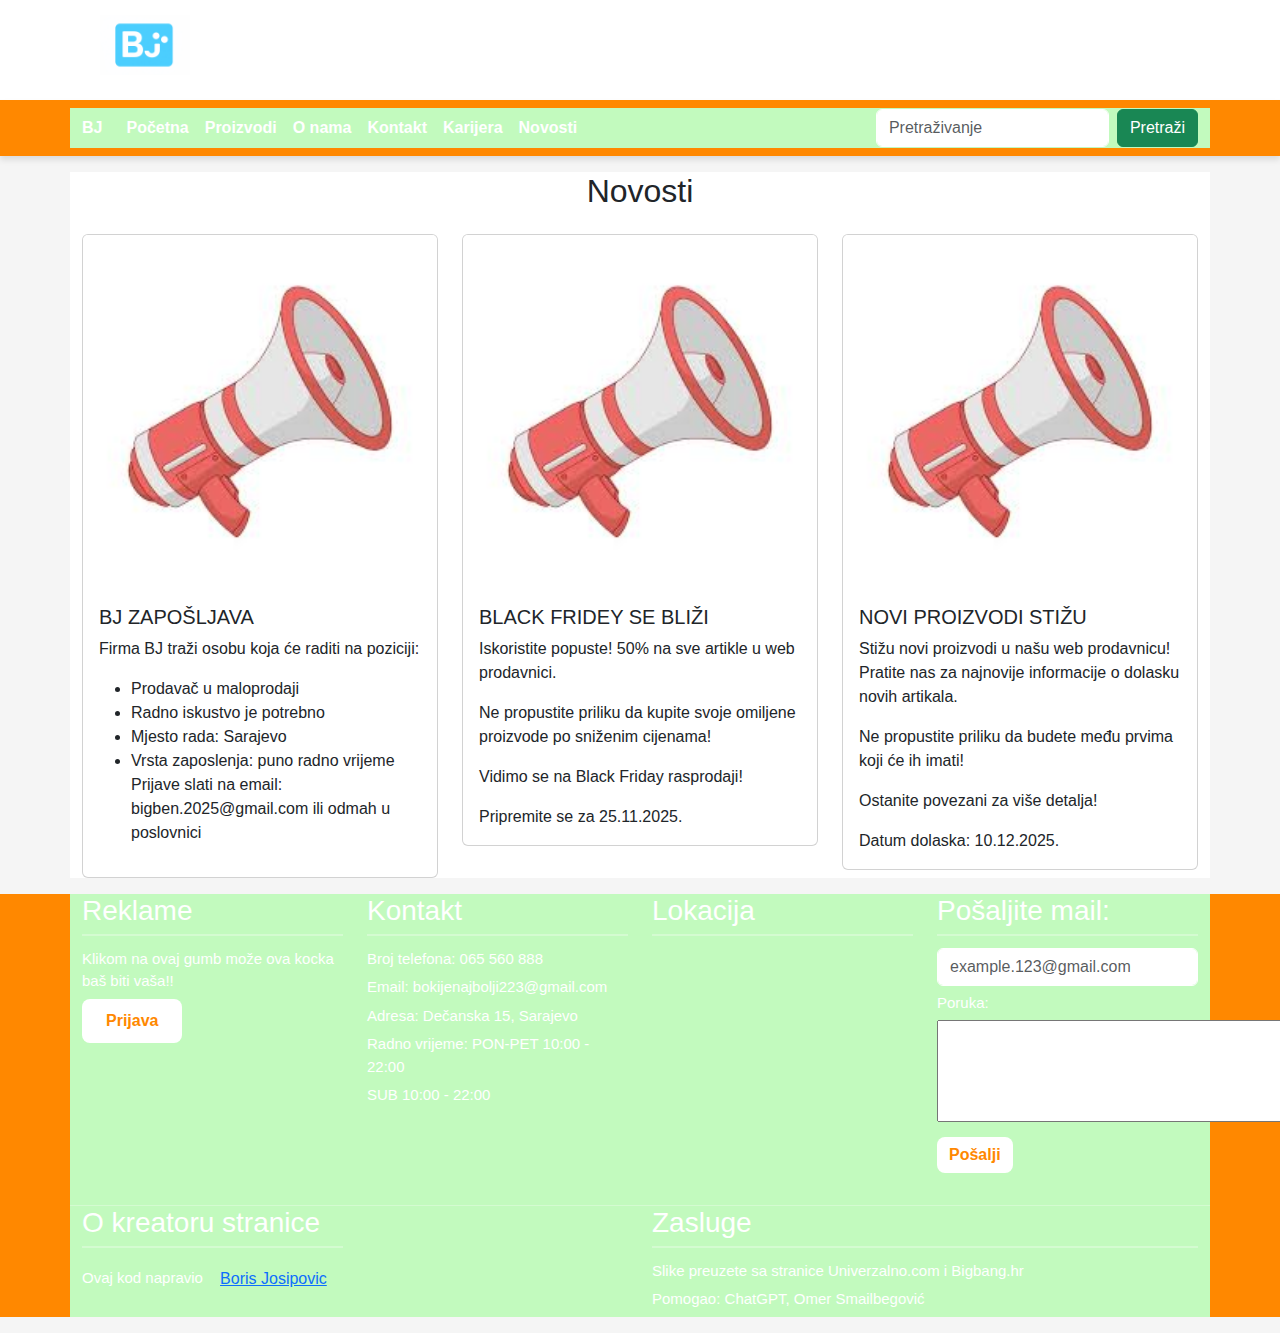
<file: novosti.html>
<!DOCTYPE html>
<html lang="hr">

<head>
    <meta charset="UTF-8">
    <meta name="viewport" content="width=device-width, initial-scale=1.0">
    <title>Boris Josipovic</title>

    <!-- Bootstrap 5 -->
    <link href="https://cdn.jsdelivr.net/npm/bootstrap@5.3.3/dist/css/bootstrap.min.css" rel="stylesheet">
    <script src="https://cdn.jsdelivr.net/npm/bootstrap@5.3.3/dist/js/bootstrap.bundle.min.js"></script>

    <!-- Tvoj CSS -->
    <link rel="stylesheet" href="style.css">
</head>

<body>
    <div class="content">
        <!-- HEADER -->
        <div class="header-container">
            <header>
                <img src="logoheader.png" alt="">
            </header>
        </div>

        <!-- NAVBAR -->
        <nav class="navbar navbar-expand-lg navbar-light w-100" style=" background-color: #c2fabe;">
            <div class="container" style="background-color: #c2fabe;">
                <a class="navbar-brand" href="index.html">BJ</a>
                <button class="navbar-toggler" type="button" data-bs-toggle="collapse"
                    data-bs-target="#navbarSupportedContent" aria-controls="navbarSupportedContent"
                    aria-expanded="false" aria-label="Toggle navigation">
                    <span class="navbar-toggler-icon"></span>
                </button>

                <div class="collapse navbar-collapse" id="navbarSupportedContent">
                    <ul class="navbar-nav me-auto">
                        <li class="nav-item active"><a class="nav-link" href="index.html">Početna</a></li>
                        <li class="nav-item"><a class="nav-link" href="#" id="link-proizvodi">Proizvodi</a></li>
                        <li class="nav-item active"><a class="nav-link" href="#" id="link-o-nama">O nama</a></li>
                        <li class="nav-item active"><a class="nav-link" href="#" id="link-karijera">Kontakt</a></li>
                        <a class="nav-link" href="o_meni.html" id="link-karijera">Karijera</a>
                        <a class="nav-link" href="novosti.html" id="link-karijera">Novosti</a>
                    </ul>
                    <form class="d-flex no-border" role="search">
                        <input class="form-control me-2" type="search" placeholder="Pretraživanje" aria-label="Search">
                        <button class="btn btn-success" type="submit">Pretraži</button>
                    </form>

                </div>
            </div>
        </nav>

        <!-- MAIN CONTENT -->
        <div class="container mt-3 mb-3" style="background-color: white;">
            <div class="row">
                <div class="col-sm-12 text-center">
                    <h2>Novosti</h2>
                </div>
            </div>
            <div class="row mt-3">
                <div class="col-sm-4">
                    <div class="card">
                        <img src="[data-uri]"
                            class="card-img-top" alt="Novost 1">
                        <div class="card-body">
                            <h5 class="card-title">BJ ZAPOŠLJAVA</h5>
                            <p class="card-text">Firma BJ traži osobu koja će raditi na poziciji: </p>
                     <ul>
                                <li>Prodavač u maloprodaji</li>
                                <li>Radno iskustvo je potrebno</li>
                                <li>Mjesto rada: Sarajevo</li>
                                <li>Vrsta zaposlenja: puno radno vrijeme</li>

                            <p class="card-text">Prijave slati na email: bigben.2025@gmail.com ili odmah u poslovnici</p>

                        </div>
                    </div>
                </div>
                <div class="col-sm-4">
                    <div class="card">
                        <img src="[data-uri]"
                            class="card-img-top" alt="Novost 1">
                        <div class="card-body">
                            <h5 class="card-title">BLACK FRIDEY SE BLIŽI</h5>
                            <p class="card-text">Iskoristite popuste! 50% na sve artikle u web prodavnici. </p>
                            <p class="card-text">Ne propustite priliku da kupite svoje omiljene proizvode po sniženim
                                cijenama!</p>

                            <p class="card-text">Vidimo se na Black Friday rasprodaji!</p>
                            <p class="card-text">Pripremite se za 25.11.2025.</p>

                        </div>
                    </div>
                </div>
                <div class="col-sm-4">
                    <div class="card">
                        <img src="[data-uri]"
                            class="card-img-top" alt="Novost 1">
                        <div class="card-body">
                            <h5 class="card-title">NOVI PROIZVODI STIŽU</h5>
                            <p class="card-text">Stižu novi proizvodi u našu web prodavnicu! Pratite nas za najnovije
                                informacije o dolasku novih artikala.</p>
                            <p class="card-text">Ne propustite priliku da budete među prvima koji će ih imati!</p>
                            <p class="card-text">Ostanite povezani za više detalja!</p>
                            <p class="card-text">Datum dolaska: 10.12.2025.</p>
                           
                                                      

                        </div>
                    </div>
                </div>
            </div>

        </div>

        <!-- FOOTER -->
        <div class="footer mt-3">
            <div class="container mt-3 mb-3" id="o_nama" style="background-color: #c2fabe;">
                <div class="row">
                    <div class="col-sm-3">
                        <h3>Reklame</h3>
                        <p>Klikom na ovaj gumb može ova kocka baš biti vaša!!</p>
                        <button type="button" class="btn btn-success">Prijava</button>
                    </div>
                    <div class="col-sm-3">
                        <h3>Kontakt</h3>
                        <p>Broj telefona: 065 560 888</p>
                        <p>Email: bokijenajbolji223@gmail.com</p>
                        <p>Adresa: Dečanska 15, Sarajevo</p>
                        <p>Radno vrijeme: PON-PET 10:00 - 22:00</p>
                        <p>SUB 10:00 - 22:00</p>
                    </div>
                    <div class="col-sm-3">
                        <h3>Lokacija</h3>
                        <iframe
                            src="https://www.google.com/maps/embed?pb=!1m18!1m12!1m3!1d9474.047860752364!2d18.354050118249237!3d43.81616568196758!2m3!1f0!2f0!3f0!3m2!1i1024!2i768!4f13.1!3m3!1m2!1s0x4758c952060bd1b5%3A0x43de98f58d63e66f!2sEdukativni%20centar%20Big%20Ben!5e1!3m2!1shr!2sba!4v1760120072102!5m2!1shr!2sba"
                            width="250" height="250" style="border:0;" allowfullscreen="" loading="lazy"
                            referrerpolicy="no-referrer-when-downgrade"></iframe>
                    </div>
                    <div class="col-sm-3">
                        <h3>Pošaljite mail:</h3>
                        <input class="form-control me-2" type="Email" placeholder="example.123@gmail.com"
                            aria-label="Email">
                        <p>Poruka:</p>
                        <textarea id="textmessage" name="textmessages" rows="4" cols="36" placeholder=""></textarea>
                        <button type="button" class="btn btn-primary mt-2">Pošalji</button>
                    </div>
                </div>

                <div class="row">
                    <div class="col-sm-3">
                        <h3>O kreatoru stranice</h3>
                        <p>Ovaj kod napravio <a href="o_meni.html" class="btn btn-link">Boris Josipovic</a></p>



                    </div>
                    <div class="col-sm-3">

                    </div>
                    <div class="col-sm-6">
                        <h3>Zasluge</h3>
                        <p>Slike preuzete sa stranice Univerzalno.com i Bigbang.hr</p>
                        <p>Pomogao: ChatGPT, Omer Smailbegović</p>


                    </div>

                </div>
            </div>
        </div>
    </div>
    </div>
</body>
<script src="script.js"></script>


</html>
</file>
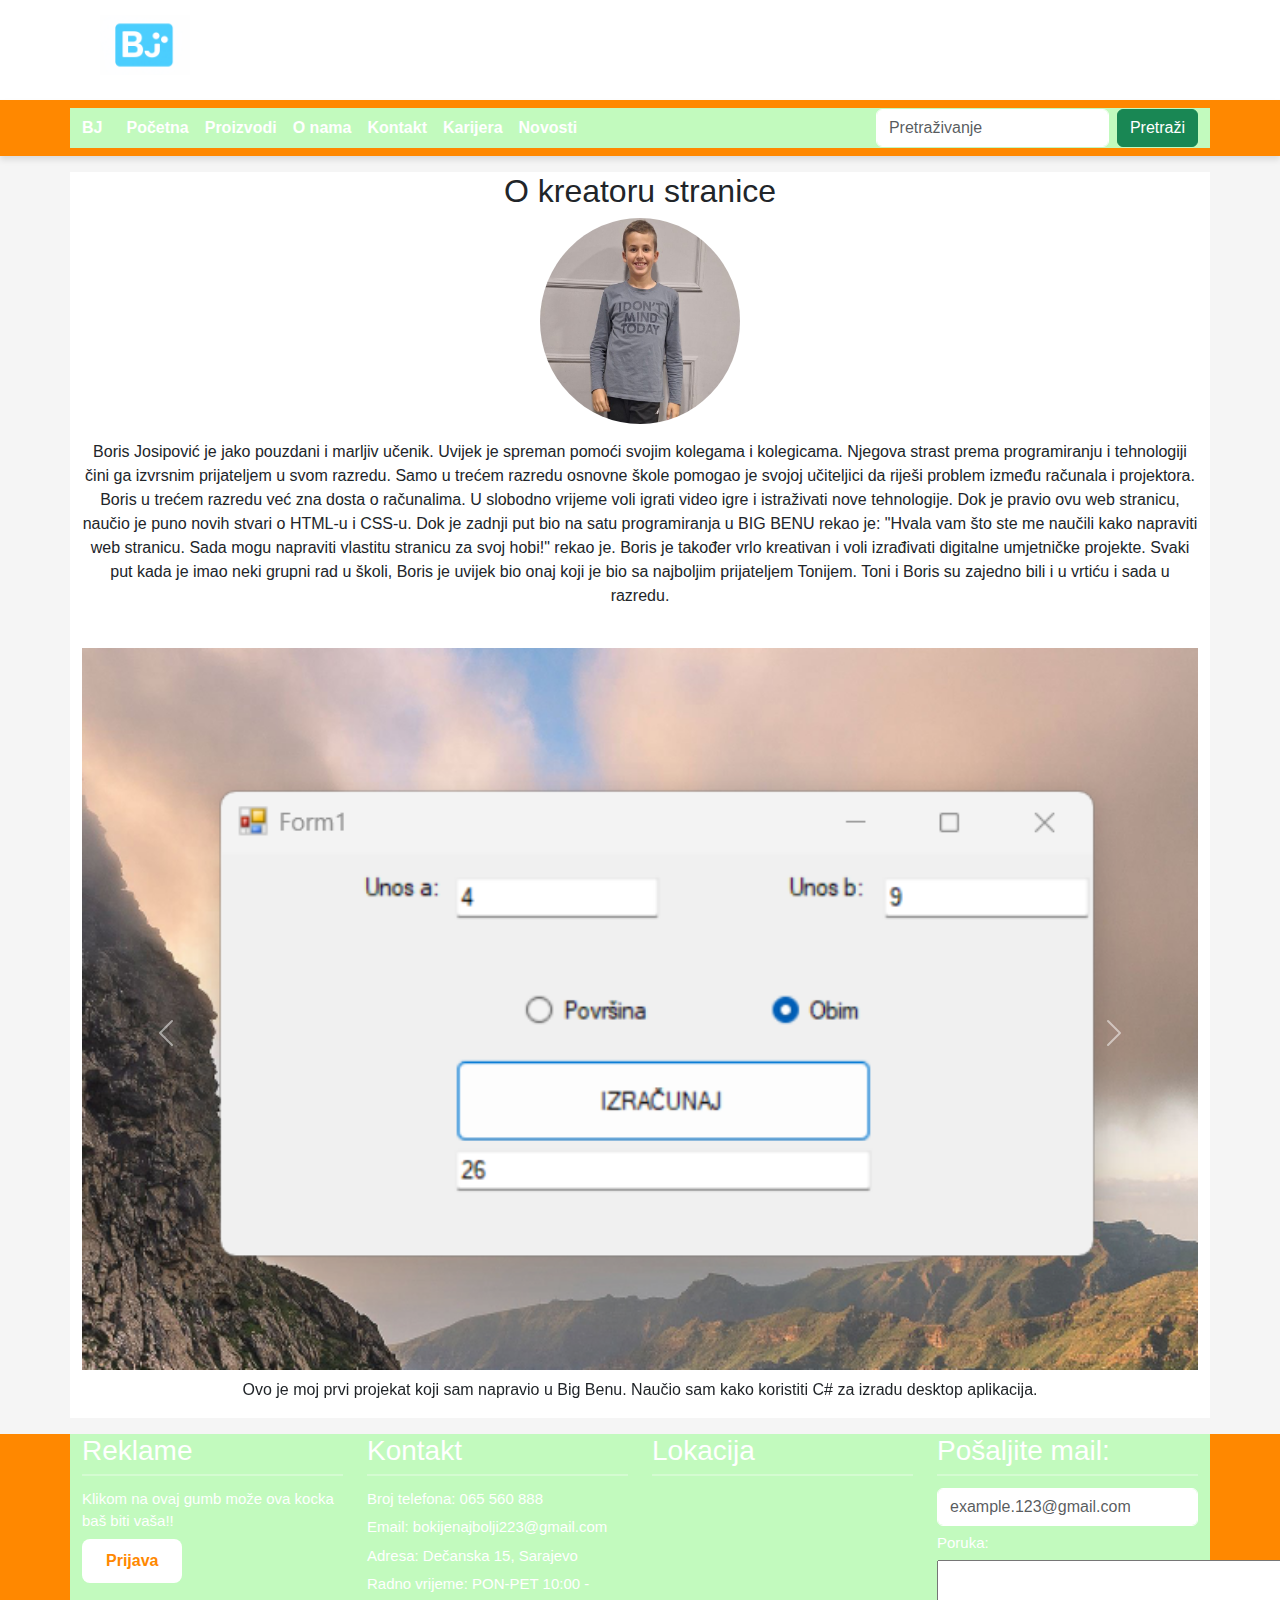
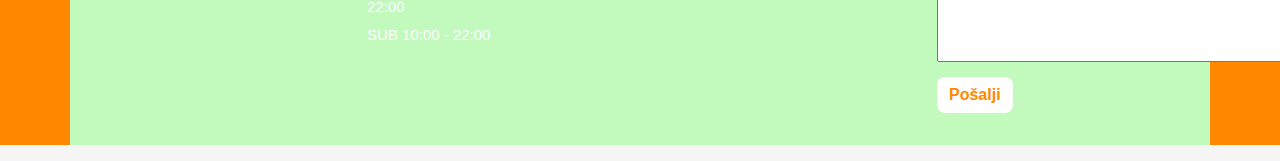
<file: o_meni.html>
<!DOCTYPE html>
<html lang="hr">

<head>
    <meta charset="UTF-8">
    <meta name="viewport" content="width=device-width, initial-scale=1.0">
    <title>O MENI</title>

    <!-- Bootstrap 5 -->
    <link href="https://cdn.jsdelivr.net/npm/bootstrap@5.3.3/dist/css/bootstrap.min.css" rel="stylesheet">
    <script src="https://cdn.jsdelivr.net/npm/bootstrap@5.3.3/dist/js/bootstrap.bundle.min.js"></script>

    <!-- Tvoj CSS -->
    <link rel="stylesheet" href="style.css">
</head>

<body>
    <div class="content">
        <!-- HEADER -->
        <div class="header-container">
            <header>
                <img src="logoheader.png" alt="">
            </header>
        </div>

        <!-- NAVBAR -->
        <nav class="navbar navbar-expand-lg navbar-light w-100" style=" background-color: #c2fabe;">
            <div class="container" style="background-color: #c2fabe;">
                <a class="navbar-brand" href="index.html">BJ</a>
                <button class="navbar-toggler" type="button" data-bs-toggle="collapse"
                    data-bs-target="#navbarSupportedContent" aria-controls="navbarSupportedContent"
                    aria-expanded="false" aria-label="Toggle navigation">
                    <span class="navbar-toggler-icon"></span>
                </button>

                <div class="collapse navbar-collapse" id="navbarSupportedContent">
                    <ul class="navbar-nav me-auto">
                        <li class="nav-item active"><a class="nav-link" href="index.html">Početna</a></li>
                        <li class="nav-item"><a class="nav-link" href="#" id="link-proizvodi">Proizvodi</a></li>
                        <li class="nav-item active"><a class="nav-link" href="#" id="link-o-nama">O nama</a></li>
                        <li class="nav-item active"><a class="nav-link" href="#">Kontakt</a></li>
                        <li class="nav-item active"><a class="nav-link" href="#" id="link-karijera">Karijera</a></li>
                        <li class="nav-item active"><a class="nav-link" href="novosti.html" id="novosti">Novosti</a></li>
                    </ul>
                    <form class="d-flex no-border" role="search">
                        <input class="form-control me-2" type="search" placeholder="Pretraživanje" aria-label="Search">
                        <button class="btn btn-success" type="submit">Pretraži</button>
                    </form>

                </div>
            </div>
        </nav>


        <!-- MAIN CONTENT -->
        <div class=" container mt-3 mb-3" style="background-color: white;">
            <div class="row">
                <div class="col-sm-12 text-center">
                    <h2>O kreatoru stranice</h2>
                    <img src="borisj.jpg" alt="Boris Josipovic" class="img-fluid rounded-circle mb-3"
                        style="max-width: 200px;">
                    <p>Boris Josipović je jako pouzdani i marljiv učenik. Uvijek je spreman pomoći svojim kolegama i
                        kolegicama. Njegova strast prema programiranju i tehnologiji čini ga izvrsnim prijateljem u svom
                        razredu. Samo u trećem razredu osnovne škole pomogao je svojoj učiteljici da riješi problem
                        između računala i projektora. Boris u trećem razredu već zna dosta o računalima. U slobodno
                        vrijeme voli igrati video igre i istraživati nove tehnologije. Dok je pravio ovu web stranicu,
                        naučio je puno novih stvari o HTML-u i CSS-u. Dok je zadnji put bio na satu programiranja u BIG
                        BENU rekao je: "Hvala vam što ste me naučili kako napraviti web stranicu. Sada mogu napraviti
                        vlastitu stranicu za svoj hobi!" rekao je. Boris je također vrlo kreativan i voli izrađivati
                        digitalne umjetničke projekte. Svaki put kada je imao neki grupni rad u školi, Boris je uvijek
                        bio onaj koji je bio sa najboljim prijateljem Tonijem. Toni i Boris su zajedno bili i u vrtiću i
                        sada u razredu.</p>
                </div>
            </div>

            <div class="row mt-4">
                <div class="col-sm-12 text-center">
                    <div id="carouselExample" class="carousel slide">
                        <div class="carousel-inner">
                            <div class="carousel-item active">
                                <img src="projekat1.png" class="d-block w-100" alt="Projekt 1">
                                <p class="mt-2">Ovo je moj prvi projekat koji sam napravio u Big Benu. Naučio sam kako
                                    koristiti C# za izradu desktop aplikacija.</p>


                            </div>
                            <div class="carousel-item">
                                <img src="projekat2.png" class="d-block w-100" alt="Projekt 2">
                                <p class="mt-2">Ovo je moj drugi projekat. Ovaj put sam dodao malo koda kako bi
                                    aplikacija bila interaktivnija.</p>
                            </div>
                            <div class="carousel-item">
                                <img src="projekat3.png" class="d-block w-100" alt="Projekt 3">
                                <p class="mt-2">Ovo je moj treći projekat. Naučio sam kako koristiti kod za brži
                                    razvoj responzivnih aplikacije i računanje dva broja.</p>
                            </div>
                        </div>
                        <button class="carousel-control-prev" type="button" data-bs-target="#carouselExample"
                            data-bs-slide="prev">
                            <span class="carousel-control-prev-icon"></span>
                        </button>
                        <button class="carousel-control-next" type="button" data-bs-target="#carouselExample"
                            data-bs-slide="next">
                            <span class="carousel-control-next-icon"></span>
                        </button>
                    </div>

                </div>



                <!-- Scroll to Top Button -->
                <button id="scrollTopBtn" class="btn btn-warning">↑</button>


            </div>
        </div>




        <!-- FOOTER -->
        <div class="footer mt-3">
            <div class="container mt-3 mb-3" id="o_nama" style="background-color: #c2fabe;">
                <div class="row" id="karijera">
                    <div class="col-sm-3">
                        <h3>Reklame</h3>
                        <p>Klikom na ovaj gumb može ova kocka baš biti vaša!!</p>
                        <button type="button" class="btn btn-success">Prijava</button>
                    </div>
                    <div class="col-sm-3">
                        <h3>Kontakt</h3>
                        <p>Broj telefona: 065 560 888</p>
                        <p>Email: bokijenajbolji223@gmail.com</p>
                        <p>Adresa: Dečanska 15, Sarajevo</p>
                        <p>Radno vrijeme: PON-PET 10:00 - 22:00</p>
                        <p>SUB 10:00 - 22:00</p>
                    </div>
                    <div class="col-sm-3">
                        <h3>Lokacija</h3>
                        <iframe
                            src="https://www.google.com/maps/embed?pb=!1m18!1m12!1m3!1d9474.047860752364!2d18.354050118249237!3d43.81616568196758!2m3!1f0!2f0!3f0!3m2!1i1024!2i768!4f13.1!3m3!1m2!1s0x4758c952060bd1b5%3A0x43de98f58d63e66f!2sEdukativni%20centar%20Big%20Ben!5e1!3m2!1shr!2sba!4v1760120072102!5m2!1shr!2sba"
                            width="250" height="250" style="border:0;" allowfullscreen="" loading="lazy"
                            referrerpolicy="no-referrer-when-downgrade"></iframe>
                    </div>
                    <div class="col-sm-3">
                        <h3>Pošaljite mail:</h3>
                        <input class="form-control me-2" type="Email" placeholder="example.123@gmail.com"
                            aria-label="Email">
                        <p>Poruka:</p>
                        <textarea id="textmessage" name="textmessages" rows="4" cols="36" placeholder=""></textarea>
                        <button type="button" class="btn btn-primary mt-2">Pošalji</button>
                    </div>
                </div>



            </div>
        </div>


        <!-- JS -->
        <script src="script.js"></script>
</body>

</html>
</file>
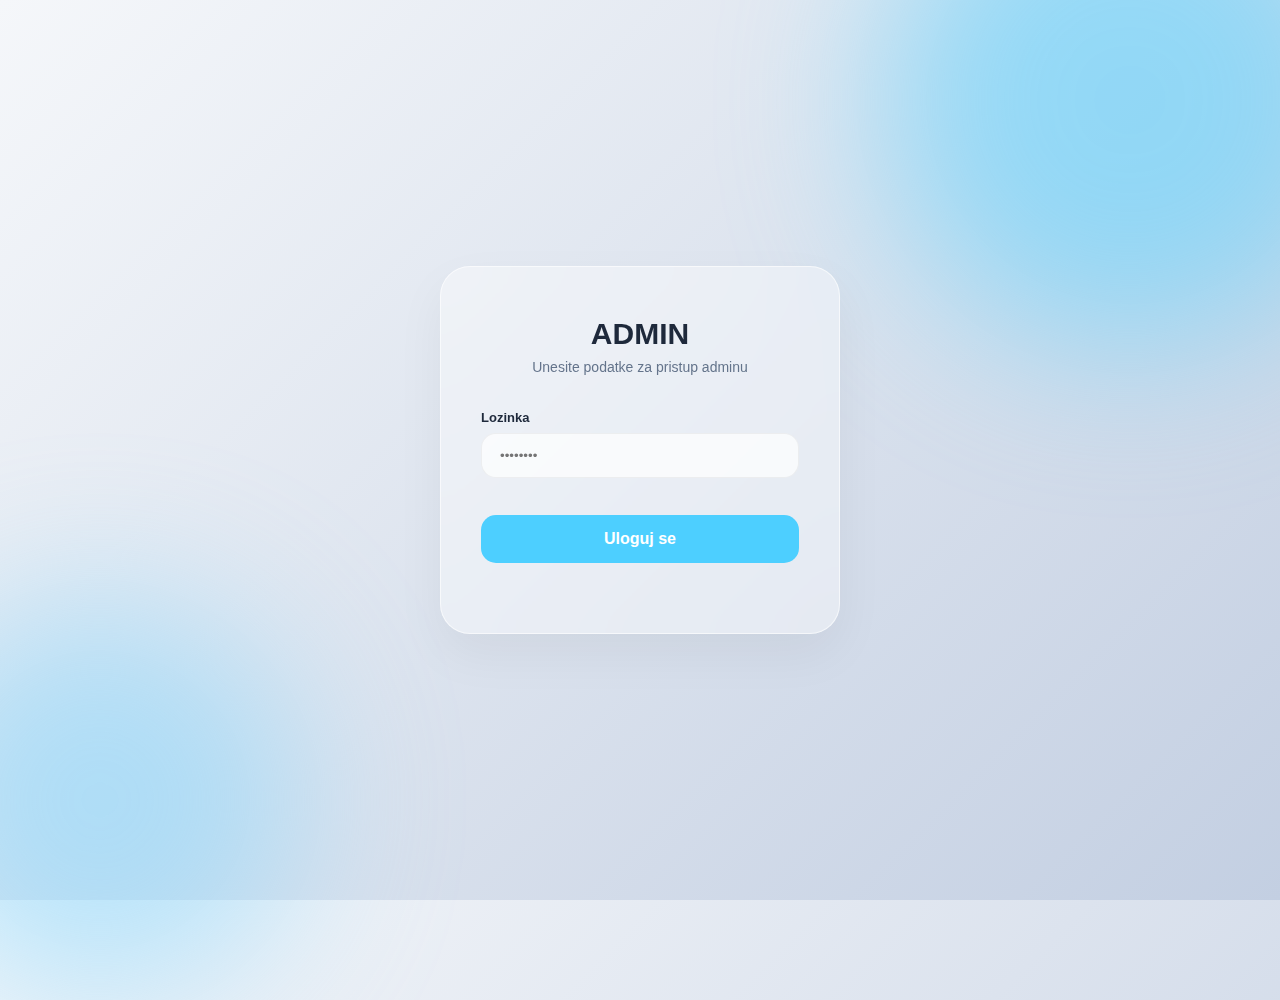
<file: html/admin_login.html>
<!DOCTYPE html>
<html lang="sr">

<head>
    <meta charset="UTF-8">
    <meta name="viewport" content="width=device-width, initial-scale=1.0">
    <title>Glassmorphism Login</title>
    <link rel="stylesheet" href="../login.css">
</head>

<body>
    <div class="shape shape-1"></div>
    <div class="shape shape-2"></div>

    <div class="login-card">
        <h2>ADMIN</h2>
        <p class="subtitle">Unesite podatke za pristup adminu</p>

        <form id="authForm">
    

            <div class="input-group">
                <label for="password-admin">Lozinka</label>
                <input type="password" id="password-admin" placeholder="••••••••" required>
            </div>

            <button type="button" id="loginActionAdmin" class="btn login-btn">Uloguj se</button>
            <p id="status-msg"></p>
        </form>
    </div>
    <script src="../admin-password.js"></script>
</body>

</html>
</file>
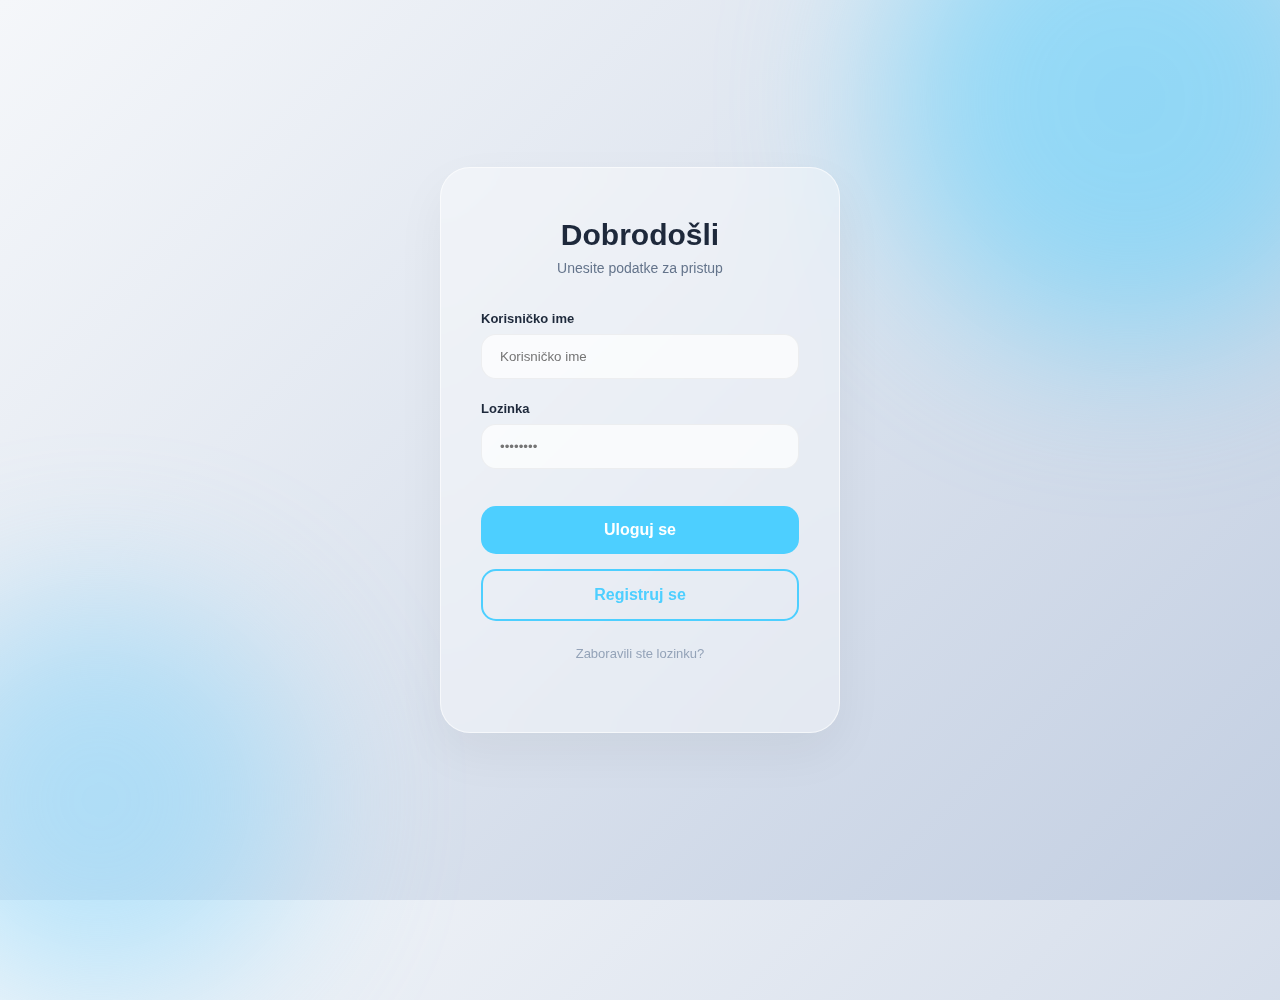
<file: html/login.html>
<!DOCTYPE html>
<html lang="sr">

<head>
    <meta charset="UTF-8">
    <meta name="viewport" content="width=device-width, initial-scale=1.0">
    <title>Glassmorphism Login</title>
    <link rel="stylesheet" href="../login.css">
</head>

<body>
    <div class="shape shape-1"></div>
    <div class="shape shape-2"></div>

    <div class="login-card">
        <h2>Dobrodošli</h2>
        <p class="subtitle">Unesite podatke za pristup</p>

        <form id="authForm">
            <div class="input-group">
                <label for="username">Korisničko ime</label>
                <input type="text" id="username" placeholder="Korisničko ime" required>
            </div>

            <div class="input-group">
                <label for="password">Lozinka</label>
                <input type="password" id="password" placeholder="••••••••" required>
            </div>

            <button type="button" id="loginAction" class="btn login-btn">Uloguj se</button>
            <a href="register.html" class="btn register-btn" style="text-decoration: none; display: block;">
                Registruj se
            </a>
            <a href="register.html" class="forgot-link">Zaboravili ste lozinku?</a>
            <p id="status-msg"></p>
        </form>
    </div>
    <script src="../login.js"></script>
</body>

</html>
</file>
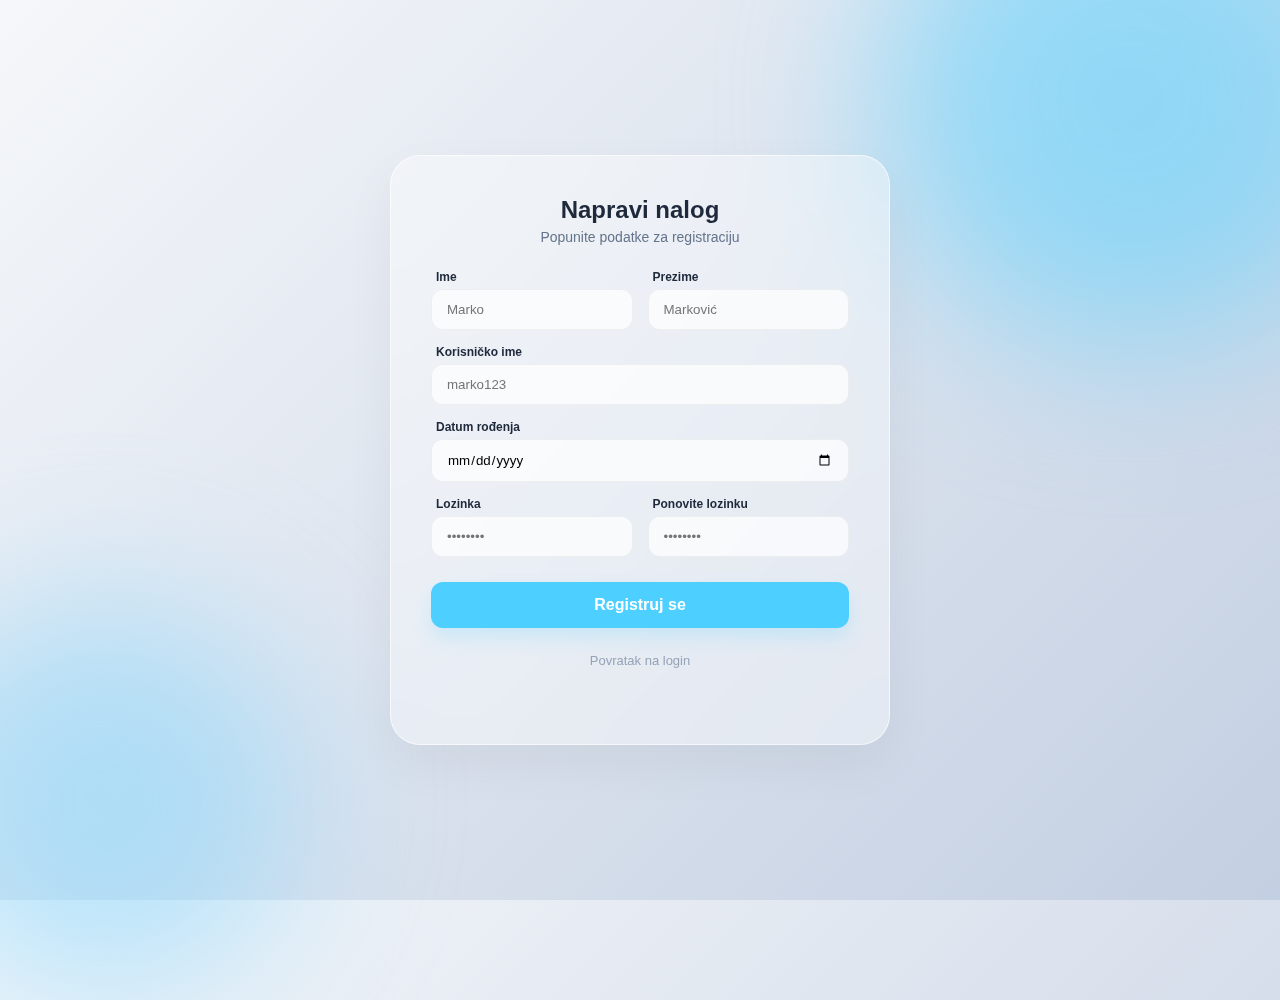
<file: html/register.html>
<!DOCTYPE html>
<html lang="sr">

<head>
    <meta charset="UTF-8">
    <meta name="viewport" content="width=device-width, initial-scale=1.0">
    <title>Registracija | Glass Design</title>
    <link rel="stylesheet" href="../register.css">
</head>

<body>
    <div class="shape shape-1"></div>
    <div class="shape shape-2"></div>

    <div class="login-card register-card">
        <h2>Napravi nalog</h2>
        <p class="subtitle">Popunite podatke za registraciju</p>

        <form id="registerForm">
            <div class="input-row">
                <div class="input-group">
                    <label>Ime</label>
                    <input type="text" id="firstName" placeholder="Marko" required>
                </div>
                <div class="input-group">
                    <label>Prezime</label>
                    <input type="text" id="lastName" placeholder="Marković" required>
                </div>
            </div>

            <div class="input-group">
                <label>Korisničko ime</label>
                <input type="text" id="username" placeholder="marko123" required>
            </div>

            <div class="input-group">
                <label>Datum rođenja</label>
                <input type="date" id="birthDate" required>
            </div>

            <div class="input-row">
                <div class="input-group">
                    <label>Lozinka</label>
                    <input type="password" id="password" placeholder="••••••••" required>
                </div>
                <div class="input-group">
                    <label>Ponovite lozinku</label>
                    <input type="password" id="confirmPassword" placeholder="••••••••" required>
                </div>
            </div>

            <button type="button" id="registerBtn" class="btn login-btn">Registruj se</button>
            <a href="login.html" class="forgot-link">Povratak na login</a>

            <p id="status-msg"></p>
        </form>
    </div>

    <script src="../register.js"></script>
</body>

</html>
</file>
<file: style.css>
/* =============================== */
/* OSNOVNI STILOVI STRANICE */
/* =============================== */

html,
body {
    height: 100%;
    margin: 0;
    padding: 0;
}

body {
    display: flex;
    flex-direction: column;
    min-height: 100vh;
    font-family: "Poppins", sans-serif;
    background-color: #fff;
}

.content {
    flex: 1;
    /* Gura footer na dno */
}

/* =============================== */
/* HEADER */
/* =============================== */
#clock {
    font-size: 14px;
    color: white;
}

.header-container {
    border: 0px solid black;
    padding: 0;
    background-color: white;
    position: relative;
    height: 100px;
    /* Dovoljno da stane logo */
}

.header-container header {
    position: relative;
    width: 100%;
    height: 100%;
}

.header-container img {
    width: 90% !important;
    height: auto !important;
    position: absolute;
    left: 300px;
    z-index: 10;
    margin: 0;
    padding: 0;
}

/* =============================== */
/* NAVBAR */
/* =============================== */

.navbar {
    background-color: #ff8800 !important;
    box-shadow: 0 4px 6px rgba(0, 0, 0, 0.1);
    min-height: 70px;
    /* Povećava visinu navbar-a */
}

.navbar .navbar-brand,
.navbar .nav-link {
    color: white !important;
    font-weight: 600;
    font-size: 18px;
    /* Povećava veličinu teksta */
}

.navbar .nav-link:hover {
    color: black !important;
}

.navbar .btn-outline-success {
    color: #fff;
    border-color: #fff;
    font-size: 16px;
    /* Veće dugme */
    padding: 8px 20px;
    /* Proporcionalno */
}

.navbar .btn-outline-success:hover {
    background-color: #fff;
    color: #ff8800;
}

/* =============================== */
/* FOOTER */
/* =============================== */

.footer {
    background-color: #ff8800;
    color: #fff;
    border-top: 0px solid #000;
    margin-top: auto;
}

.footer h3 {
    color: #fff;
    border-bottom: 2px solid rgba(255, 255, 255, 0.3);
    padding-bottom: 6px;
    margin-bottom: 12px;
}

.footer p {
    margin: 6px 0;
    font-size: 15px;
}

.footer .row {
    border-bottom: 1px solid rgba(255, 255, 255, 0.3);
}

.footer .row:last-child {
    border-bottom: none;
}

/* Dugme "PRIJAVA" */
.footer .btn-success {
    background-color: #fff;
    color: #ff8800;
    border: none;
    border-radius: 8px;
    font-weight: 600;
    transition: all 0.3s ease;
    padding: 10px 24px;
    box-shadow: none;
}

.footer .btn-success:hover {
    background-color: #ff8800;
    color: #fff;
    transform: scale(1.05);
}

/* Dugme "POŠALJI" */
.footer .btn-primary {
    background-color: #fff;
    color: #ff8800;
    border: none;
    font-weight: 600;
    border-radius: 8px;
    transition: all 0.3s ease;
    box-shadow: none;
}

.footer .btn-primary:hover {
    background-color: #ff8800;
    color: #fff;
    transform: scale(1.05);
}

/* =============================== */
/* RESPONSIVE */
/* =============================== */

    .footer iframe {
        width: 100%;
        height: 250px;
    }

    .header-container img {
        width: 90px !important;
        left: 100px;
        /* prilagođeno mobitelu */
        top: 15px;
    }

    .navbar .navbar-brand,
    .navbar .nav-link {
        font-size: 16px;
        /* manji tekst za mobilni */
    }

    .navbar .btn-outline-success {
        font-size: 14px;
        padding: 6px 15px;
    }



.custom-orange {
    background-color: #ff6600;
    color: white;
    border: none;
}

.custom-orange:hover {
    background-color: #e65c00;
}

#scrollTopBtn {
  display: none; /* skriven dok ne scrollaš */
  position: fixed;
  bottom: 20px;
  right: 20px;
  z-index: 99;
  border-radius: 50%;
  width: 50px;
  height: 50px;
  font-size: 18px;
  line-height: 30px;
  text-align: center;
  box-shadow: 0 4px 6px rgba(0,0,0,0.3);
  color: white;
  background-color: #ff8800;
}

body {
  font-family: 'Segoe UI', Tahoma, Geneva, Verdana, sans-serif;
  background-color: #f5f5f5;
  margin: 0;
  padding: 0;
}

/* sekcija ide preko cijele širine */
.newsletter-section {
  width: 100%;
  background-color: #f5f5f5;
  display: flex;
  justify-content: center;
  padding: 80px 0;
}

/* centrirani sadržaj unutar široke sekcije */
.newsletter-wrapper {
  background-color: #fff;
  width: 100%;               /* koristi 90% širine ekrana */
  padding: 60px 70px;
  border-radius: 12px;
  box-shadow: 0 4px 15px rgba(0, 0, 0, 0.1);
}

.newsletter-wrapper h2 {
  font-size: 30px;
  margin-bottom: 15px;
  color: #111;
}

.newsletter-wrapper p {
  color: #333;
  line-height: 1.6;
  margin-bottom: 35px;
}

/* forma */
.newsletter-form {
  display: flex;
  flex-direction: column;
  gap: 18px;
}

.newsletter-form input[type="text"],
.newsletter-form input[type="email"] {
  padding: 16px;
  border: 1px solid #ccc;
  border-radius: 6px;
  font-size: 17px;
  outline: none;
  transition: border-color 0.2s ease, box-shadow 0.2s ease;
}

.newsletter-form input:focus {
  border-color: #ff6600;
  box-shadow: 0 0 5px rgba(255, 102, 0, 0.4);
}

/* dugme */
.newsletter-form button {
  background-color: #ff6600;
  color: white;
  font-size: 18px;
  padding: 15px 0;
  border: none;
  border-radius: 6px;
  cursor: pointer;
  transition: background-color 0.3s ease, transform 0.2s ease;
}

.newsletter-form button:hover {
  background-color: #e65c00;
  transform: scale(1.02);
}

/* responzivnost */
@media (max-width: 768px) {
  .newsletter-wrapper {
    padding: 40px 25px;
  }

  .newsletter-form input,
  .newsletter-form button {
    font-size: 16px;
  }
}

/* Kontejner za sve logotipe */
.logo-carousel-container {
    display: flex;
    align-items: center;
    /* Povećavamo visinu paddinga za viši kontejner */
    padding: 50px 0; 
    width: 100%; 
    margin: 0; 
    background: white;
    box-shadow: 0 4px 6px rgba(0, 0, 0, 0.1);
    overflow: hidden; /* Bitno za skrolovanje */
    position: relative; 
}

/* Kontejner samo za logotipe - omogućava horizontalno skrolovanje */
.logo-wrapper {
    display: flex;
    align-items: center;
    /* Uklanjamo justify-content: space-around; za skrolovanje */
    gap: 60px; /* Veći razmak između logotipa */
    padding: 0 40px; 
    /* Dodajemo ove CSS osobine za horizontalno skrolovanje */
    overflow-x: auto;
    scroll-behavior: smooth;
    -webkit-overflow-scrolling: touch; /* Za bolje skrolovanje na mobilnim uređajima */
    scrollbar-width: none; /* Sakriva skrol bar za Firefox */
}

/* Skriva skrol bar za WebKit pretraživače (Chrome, Safari) */
.logo-wrapper::-webkit-scrollbar {
    display: none;
}

/* Stil za svaki pojedinačni logo */
.logo-item {
    display: flex;
    align-items: center;
    justify-content: center;
    /* Još veća visina logotipa */
    height: 160px; 
    min-width: 150px; /* Minimalna širina za svaki logo da se ne bi previše smanjili */
    
    /* Uklonili smo grayscale i opacity da bi logotipi bili u boji */
    filter: none; 
    opacity: 1; 
    transition: transform 0.3s ease-in-out; /* Za potencijalne hover efekte */
}

/* Stil za SLIKE logotipa */
.logo-item img {
    max-height: 100%; 
    width: auto;
    max-width: 100%; 
    object-fit: contain; /* Osigurava da se cela slika vidi unutar kontejnera */
}

/* Strelica za navigaciju */
.nav-arrow {
    position: absolute; 
    top: 50%;
    transform: translateY(-50%);
    background: white;
    border: 1px solid #ddd;
    border-radius: 50%;
    width: 45px; /* Malo veće strelice */
    height: 45px;
    display: flex;
    align-items: center;
    justify-content: center;
    font-size: 24px; /* Veći font za strelice */
    font-weight: bold;
    color: #333;
    cursor: pointer;
    user-select: none;
    z-index: 10;
    box-shadow: 0 2px 4px rgba(0, 0, 0, 0.1);
    transition: background-color 0.3s, color 0.3s;
}

.nav-arrow.left {
    left: 10px; /* Malo udaljenije od ivice */
}

.nav-arrow.right {
    right: 10px; /* Malo udaljenije od ivice */
}

.nav-arrow:hover {
    background-color: #f0f0f0;
    color: #000;
}

/* Stil za narandžasti brend/logo u belom delu */
.text-orange-brand {
    color: #ff8c00;
}

/* Osigurava da su tekstovi linkova malo veći i bez podvlačenja */
.link-style {
    font-size: 1.1rem; 
    text-decoration: none !important;
    padding-left: 0.75rem !important; 
    padding-right: 0.75rem !important; 
}

/* Stilizacija za box oko Karijera linka (Beli okvir) */
.karijera-box {
    border: 2px solid white; 
    padding: 0.2rem 0.5rem; 
    border-radius: 0.25rem;
    margin-left: 0.75rem; 
    margin-right: 0.75rem;
}

/* Postavlja visinu navigacione trake i osigurava vertikalno centriranje elemenata */
.navbar {
    min-height: 50px; 
    align-items: center; 
}

/* Podešava granicu polja za pretragu da bude bela */
.form-control {
    border: 1px solid white; 
}

body {
    margin: 0;
    padding: 0;
    font-family: Arial, sans-serif;
}

/* 1. Glavni omotač (Narančasta pozadina) */
.main-wrapper {
    background-color: #ff8c00; /* Narančasta boja iz primjera */
    padding: 30px 0; /* Vertikalni padding za visinu sekcije */
    
    /* CENTRIRANJE: Horizontalno i Vertikalno centriranje bijele trake */
    display: flex;
    justify-content: center; /* Centriranje horizontalno */
    align-items: center; /* Centriranje vertikalno (ako je potrebno) */
    min-height: 150px; /* Primjer visine */
}

/* 2. Bijela traka sa zaobljenim rubovima */
.logo-bar {
    background-color: #fff;
    border-radius: 40px; /* Vrlo zaobljeni rubovi */
    padding: 15px 40px;
    
    /* CENTRIRANJE: Horizontalno i Vertikalno centriranje logotipa unutar trake */
    display: flex;
    justify-content: center; /* CENTRIRANJE LOGOTIPA UNUTAR TRAKE */
    align-items: center; 
    gap: 30px; /* Razmak između logotipa */
    
    /* Prilagođavanje širine sadržaju */
    max-width: fit-content; 
    height: 70px;
}

/* 3. Stilovi za Slike */
.logo-bar img {
    max-height: 100%; /* Slike se prilagođavaju visini trake */
    width: auto;
    object-fit: contain; 
}

/* Stiliziranje cijelog tijela za testiranje */
body {
    margin: 0;
    padding: 0;
    font-family: Arial, sans-serif;
}

/* 1. Glavni kontejner (Tamna pozadina) */
.copyright-section {
    background-color: #ff8c00; /* Tamna boja pozadine */
    color: #ffffff; /* Bijela boja teksta */
    padding: 20px 0; /* Vertikalni padding */
}

/* Wrapper koji drži liniju i tekst. Ovo definira maksimalnu širinu sadržaja. */
.copyright-text-wrapper,
.line-wrapper {
    max-width: 1200px; /* Maksimalna širina, npr. 1200px */
    margin: 0 auto; /* Centriranje kontejnera na stranici */
    padding: 0 20px; /* Horizontalni padding */
}

/* 2. Horizontalna linija */
.divider-line {
    width: 100%; 
    height: 1px;
    background-color: #ececec; /* Siva boja linije */
    margin: 0 0 20px 0; /* Razmak ispod linije */
}

/* 3. Tekstualni kontejner */
.copyright-text-wrapper {
    /* Povećavamo veličinu fonta s 14px na 16px */
    font-size: 16px; 
    padding: 0 20px; 
}

/* 4. Stiliziranje linka "Univerzalno.com" */
.website-link {
    color: #3f90ff; /* Plava boja linka */
    text-decoration: none; 
    transition: color 0.2s;
}

.website-link:hover {
    color: #ffffff; 
}
</file>
<file: login.css>
* {
    margin: 0;
    padding: 0;
    box-sizing: border-box;
    font-family: 'Segoe UI', Tahoma, Geneva, Verdana, sans-serif;
}

body {
    height: 100vh;
    width: 100vw;
    display: flex;
    justify-content: center;
    align-items: center;
    background: linear-gradient(135deg, #f5f7fa 0%, #c3cfe2 100%);
    overflow: hidden;
    position: relative;
}

/* Pozadinski krugovi */
.shape {
    position: absolute;
    border-radius: 50%;
    filter: blur(80px);
    z-index: 0;
    opacity: 0.5;
    animation: moveShapes 10s infinite alternate ease-in-out;
}

.shape-1 {
    width: 500px;
    height: 500px;
    background: #4dcfff;
    top: -150px;
    right: -100px;
}

.shape-2 {
    width: 400px;
    height: 400px;
    background: #7dd3fc;
    bottom: -100px;
    left: -100px;
    animation-delay: -2s;
}

@keyframes moveShapes {
    from {
        transform: translate(0, 0) scale(1);
    }

    to {
        transform: translate(50px, 50px) scale(1.1);
    }
}

/* Kartica */
.login-card {
    position: relative;
    z-index: 1;
    width: 100%;
    max-width: 400px;
    padding: 50px 40px;
    background: rgba(255, 255, 255, 0.4);
    backdrop-filter: blur(20px);
    -webkit-backdrop-filter: blur(20px);
    border: 1px solid rgba(255, 255, 255, 0.6);
    border-radius: 30px;
    box-shadow: 0 20px 50px rgba(0, 0, 0, 0.05);
    text-align: center;
}

h2 {
    color: #1e293b;
    font-size: 30px;
    margin-bottom: 8px;
}

.subtitle {
    color: #64748b;
    font-size: 14px;
    margin-bottom: 35px;
}

.input-group {
    text-align: left;
    margin-bottom: 22px;
}

.input-group label {
    display: block;
    color: #1e293b;
    font-size: 13px;
    font-weight: 600;
    margin-bottom: 8px;
}

.input-group input {
    width: 100%;
    padding: 14px 18px;
    background: rgba(255, 255, 255, 0.7);
    border: 1px solid rgba(0, 0, 0, 0.05);
    border-radius: 15px;
    outline: none;
    transition: all 0.3s ease;
}

.input-group input:focus {
    border-color: #4dcfff;
    background: #fff;
    box-shadow: 0 8px 20px rgba(77, 207, 255, 0.15);
}

.btn {
    width: 100%;
    padding: 15px;
    border: none;
    border-radius: 15px;
    font-size: 16px;
    font-weight: 700;
    cursor: pointer;
    margin-top: 15px;
    transition: all 0.3s ease;
}

.login-btn {
    background: #4dcfff;
    color: white;
}

.login-btn:hover {
    transform: translateY(-2px);
    box-shadow: 0 10px 20px rgba(77, 207, 255, 0.3);
}

.register-btn {
    background: transparent;
    color: #4dcfff;
    border: 2px solid #4dcfff;
}

.forgot-link {
    display: inline-block;
    margin-top: 25px;
    color: #94a3b8;
    font-size: 13px;
    text-decoration: none;
}

#status-msg {
    margin-top: 20px;
    font-size: 14px;
    font-weight: 500;
}
</file>
<file: register.css>
* {
    margin: 0;
    padding: 0;
    box-sizing: border-box;
    font-family: 'Segoe UI', sans-serif;
}

body {
    height: 100vh;
    width: 100vw;
    display: flex;
    justify-content: center;
    align-items: center;
    background: linear-gradient(135deg, #f5f7fa 0%, #c3cfe2 100%);
    overflow-x: hidden;
    position: relative;
}

.shape {
    position: absolute;
    border-radius: 50%;
    filter: blur(80px);
    z-index: 0;
    opacity: 0.5;
}

.shape-1 { width: 500px; height: 500px; background: #4dcfff; top: -150px; right: -100px; }
.shape-2 { width: 400px; height: 400px; background: #7dd3fc; bottom: -100px; left: -100px; }

.login-card {
    position: relative;
    z-index: 1;
    width: 90%;
    max-width: 500px; /* Malo šira kartica zbog više polja */
    padding: 40px;
    background: rgba(255, 255, 255, 0.4);
    backdrop-filter: blur(20px);
    -webkit-backdrop-filter: blur(20px);
    border: 1px solid rgba(255, 255, 255, 0.6);
    border-radius: 30px;
    box-shadow: 0 20px 50px rgba(0, 0, 0, 0.05);
    text-align: center;
}

h2 { color: #1e293b; margin-bottom: 5px; }
.subtitle { color: #64748b; font-size: 14px; margin-bottom: 25px; }

/* Grid za polja u istom redu */
.input-row {
    display: flex;
    gap: 15px;
}

.input-group {
    flex: 1;
    text-align: left;
    margin-bottom: 15px;
}

.input-group label {
    display: block;
    color: #1e293b;
    font-size: 12px;
    font-weight: 600;
    margin-bottom: 5px;
    margin-left: 5px;
}

.input-group input {
    width: 100%;
    padding: 12px 15px;
    background: rgba(255, 255, 255, 0.7);
    border: 1px solid rgba(0, 0, 0, 0.05);
    border-radius: 12px;
    outline: none;
    transition: 0.3s;
}

.input-group input:focus {
    border-color: #4dcfff;
    background: #fff;
    box-shadow: 0 5px 15px rgba(77, 207, 255, 0.15);
}

.btn {
    width: 100%;
    padding: 14px;
    border: none;
    border-radius: 12px;
    font-size: 16px;
    font-weight: 700;
    cursor: pointer;
    background: #4dcfff;
    color: white;
    margin-top: 10px;
    box-shadow: 0 10px 20px rgba(77, 207, 255, 0.2);
    transition: 0.3s;
}

.btn:hover {
    transform: translateY(-2px);
    filter: brightness(1.1);
}

#status-msg {
    margin-top: 15px;
    font-size: 14px;
    min-height: 20px;
}

/* Responzivnost za mobilne uređaje */
@media (max-width: 480px) {
    .input-row { flex-direction: column; gap: 0; }
}
.forgot-link {
    display: inline-block;
    margin-top: 25px;
    color: #94a3b8;
    font-size: 13px;
    text-decoration: none;
}
</file>
